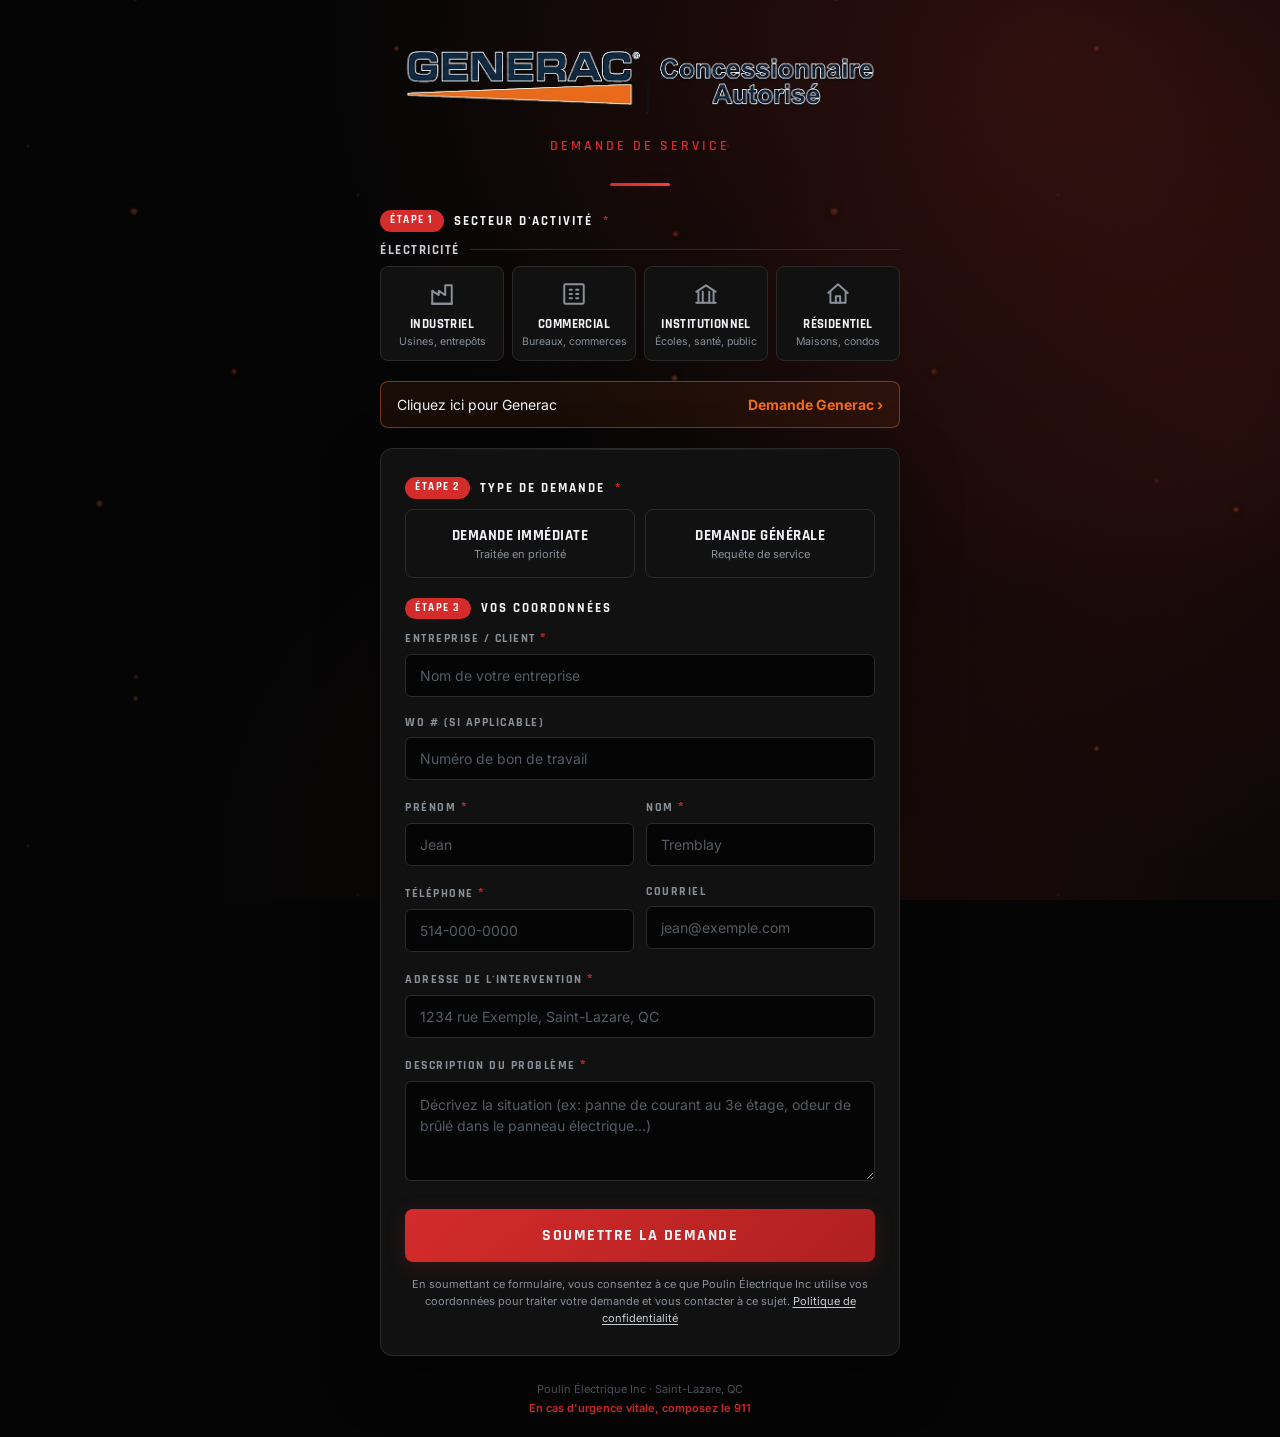
<file: index.html>
<!DOCTYPE html>
<html lang="fr">
<head>
<meta charset="UTF-8">
<meta name="viewport" content="width=device-width, initial-scale=1.0">
<title>Poulin Électrique – Demande de service</title>
<script>
  if (window.self !== window.top) document.documentElement.classList.add("embedded");
  (function () {
    var q = location.search;
    var generac = /[?&]mode=generac(&|$)/.test(q) || /[?&]type=generac-/.test(q);
    document.documentElement.classList.add(generac ? "mode-generac" : "mode-elec");
  })();
</script>
<link href="https://fonts.googleapis.com/css2?family=Rajdhani:wght@400;500;600;700&family=Inter:wght@400;500;600&display=swap" rel="stylesheet">
<style>
  :root {
    --bg: #050505;
    --orange: #F26B1D;
    --orange-glow: rgba(242, 107, 29, 0.18);
    --surface: #111111;
    --surface-raised: #1A1A1A;
    --surface-hover: #1E1E1E;
    --border: #2A2A2A;
    --border-focus: #D42B2B;
    --red: #D42B2B;
    --red-bright: #FF3B3B;
    --red-glow: rgba(212, 43, 43, 0.2);
    --red-glow-strong: rgba(212, 43, 43, 0.35);
    --silver: #C8CDD4;
    --silver-muted: #8A9099;
    --silver-dim: #555B64;
    --white: #F0F2F5;
    --success: #2ECC71;
    --success-glow: rgba(46, 204, 113, 0.15);
    --radius: 8px;
  }

  * { margin: 0; padding: 0; box-sizing: border-box; }

  body {
    font-family: 'Inter', sans-serif;
    color: var(--white);
    min-height: 100vh;
    display: flex;
    flex-direction: column;
    align-items: center;
    padding: 20px;
    -webkit-font-smoothing: antialiased;
    /* même fond que la page d'accueil : brume rouge + braises */
    background-color: #050505;
    background-image:
      radial-gradient(1200px 900px at 82% 6%, rgba(214, 58, 52, .20), transparent 60%),
      radial-gradient(900px 700px at 96% 48%, rgba(214, 58, 52, .12), transparent 62%),
      radial-gradient(1100px 800px at 68% 96%, rgba(214, 58, 52, .10), transparent 60%),
      url([data-uri]);
    background-repeat: no-repeat, no-repeat, no-repeat, repeat;
    background-size: auto, auto, auto, 700px 700px;
    background-attachment: fixed, fixed, fixed, fixed;
    background-position: center, center, center, center;
  }

  /* Intégré dans la page Squarespace : aucun fond, l'arrière-plan de la page passe au travers */
  html.embedded, html.embedded body { background: transparent !important; }
  html.embedded body { min-height: 0; padding: 4px 12px 8px; }
  html.embedded .container { margin-top: 0; }
  html.embedded .footer { margin-bottom: 0; }

  .container {
    position: relative;
    z-index: 1;
    width: 100%;
    max-width: 520px;
    margin-top: 16px;
  }

  .header {
    text-align: center;
    margin-bottom: 28px;
  }

  .sr-only {
    position: absolute;
    width: 1px;
    height: 1px;
    padding: 0;
    margin: -1px;
    overflow: hidden;
    clip: rect(0, 0, 0, 0);
    white-space: nowrap;
    border: 0;
  }

  .header h1 {
    font-family: 'Rajdhani', sans-serif;
    font-size: 26px;
    font-weight: 700;
    letter-spacing: 2px;
    text-transform: uppercase;
    color: var(--white);
    margin-bottom: 4px;
  }

  .header .subtitle {
    font-family: 'Rajdhani', sans-serif;
    font-size: 14px;
    font-weight: 600;
    text-transform: uppercase;
    letter-spacing: 3px;
    color: var(--red);
  }

  .accent-line {
    width: 60px;
    height: 3px;
    background: linear-gradient(90deg, var(--red), var(--red-bright));
    margin: 16px auto 24px;
    border-radius: 2px;
    box-shadow: 0 0 12px var(--red-glow);
  }

  .urgency-section {
    margin-bottom: 20px;
  }

  .section-label {
    font-family: 'Rajdhani', sans-serif;
    font-size: 12px;
    font-weight: 700;
    text-transform: uppercase;
    letter-spacing: 2px;
    color: var(--silver-muted);
    margin-bottom: 10px;
  }

  .urgency-options {
    display: grid;
    grid-template-columns: 1fr 1fr;
    gap: 10px;
  }

  .urgency-option {
    padding: 16px;
    background: var(--surface);
    border: 1.5px solid var(--border);
    border-radius: var(--radius);
    cursor: pointer;
    transition: all 0.2s ease;
    text-align: center;
    position: relative;
    overflow: hidden;
  }

  .urgency-option::before {
    content: '';
    position: absolute;
    top: 0;
    left: 0;
    right: 0;
    height: 2px;
    background: transparent;
    transition: background 0.2s ease;
  }

  .urgency-option:hover {
    background: var(--surface-hover);
    border-color: #333;
  }

  .urgency-option.selected.emergency {
    border-color: var(--red);
    background: var(--red-glow);
    box-shadow: 0 0 30px rgba(212, 43, 43, 0.12);
  }

  .urgency-option.selected.emergency::before {
    background: linear-gradient(90deg, var(--red), var(--red-bright));
    box-shadow: 0 0 10px var(--red-glow-strong);
  }

  .urgency-option.selected.non-emergency {
    border-color: var(--silver-dim);
    background: rgba(200, 205, 212, 0.05);
  }

  .urgency-option.selected.non-emergency::before {
    background: var(--silver-muted);
  }

  .urgency-option .urgency-icon { font-size: 22px; margin-bottom: 6px; }

  .urgency-option .urgency-text {
    font-family: 'Rajdhani', sans-serif;
    font-size: 15px;
    font-weight: 700;
    text-transform: uppercase;
    letter-spacing: 0.5px;
  }

  .urgency-option .urgency-desc {
    font-size: 11px;
    color: var(--silver-muted);
    margin-top: 2px;
  }

  /* --- Secteur d'activité --- */
  .sector-group { margin-bottom: 14px; }
  .sector-group__title {
    display: flex; align-items: center; gap: 10px;
    font-family: 'Rajdhani', sans-serif; font-size: 13px; font-weight: 700;
    letter-spacing: 1.5px; text-transform: uppercase; color: var(--silver);
    margin: 0 0 8px;
  }
  .sector-group__title::after { content: ''; flex: 1; height: 1px; background: var(--border); }
  .sector-group--generac {
    margin-top: 18px; padding: 14px 14px 12px; border-radius: var(--radius);
    background: rgba(242, 107, 29, 0.05); border: 1px solid rgba(242, 107, 29, 0.35);
    box-shadow: 0 0 0 1px rgba(0,0,0,.4) inset;
  }
  .sector-group--generac .sector-group__title { color: #F5C9A8; margin-bottom: 12px; }
  .sector-group--generac .sector-group__title::after { background: rgba(242, 107, 29, 0.35); }
  .sector-group--generac .sector-group__title .generac-mark { height: 30px; width: auto; display: block; flex: 0 0 auto; }
  .sector-group--generac .sector-group__title span { color: #fff; }
  .sector-group--generac .sector-group__title em { font-style: normal; font-size: 12px; letter-spacing: 1.2px; color: var(--orange); white-space: nowrap; }
  .sector-group--generac .sector-group__title::after { order: 3; }
  .sector-group--generac .sector-option { background: #0E0B09; border-color: rgba(242, 107, 29, 0.28); }
  .sector-group--generac .sector-option:hover { border-color: rgba(242, 107, 29, 0.6); background: #15100C; }
  .sector-group--generac .sector-option svg { stroke: #C9A38A; }
  .sector-options { display: grid; grid-template-columns: repeat(4, 1fr); gap: 8px; }
  .sector-options--2 { grid-template-columns: 1fr 1fr; }
  .sector-options.sector-options--1 { grid-template-columns: 1fr }
  .sector-option {
    position: relative; overflow: hidden; padding: 14px 8px 12px; text-align: center; cursor: pointer;
    background: var(--surface); border: 1.5px solid var(--border); border-radius: var(--radius);
    transition: all 0.2s ease;
  }
  .sector-option::before { content: ''; position: absolute; top: 0; left: 0; right: 0; height: 2px; background: transparent; transition: background .2s; }
  .sector-option:hover { background: var(--surface-hover); border-color: #333; }
  .sector-option svg { width: 26px; height: 26px; stroke: var(--silver-muted); fill: none; stroke-width: 1.8; stroke-linecap: round; stroke-linejoin: round; margin-bottom: 6px; transition: stroke .2s; }
  .sector-option .sector-text { font-family: 'Rajdhani', sans-serif; font-size: 13px; font-weight: 700; letter-spacing: .4px; text-transform: uppercase; color: var(--white); line-height: 1.15; }
  .sector-option .sector-desc { font-size: 10.5px; color: var(--silver-muted); margin-top: 3px; line-height: 1.3; }
  .sector-option.selected { border-color: var(--red); background: var(--red-glow); box-shadow: 0 0 30px rgba(212, 43, 43, 0.12); }
  .sector-option.selected::before { background: linear-gradient(90deg, var(--red), var(--red-bright)); }
  .sector-option.selected svg { stroke: var(--red-bright); }
  .sector-group--generac .sector-option.selected { border-color: var(--orange); background: var(--orange-glow); box-shadow: 0 0 30px rgba(242, 107, 29, 0.12); }
  .sector-group--generac .sector-option.selected::before { background: var(--orange); }
  .sector-group--generac .sector-option.selected svg { stroke: var(--orange); }
  .hidden { display: none !important; }

  .emergency-banner {
    display: none;
    align-items: center;
    gap: 10px;
    padding: 12px 16px;
    background: var(--red-glow);
    border: 1px solid rgba(212, 43, 43, 0.3);
    border-left: 3px solid var(--red);
    border-radius: var(--radius);
    margin-bottom: 16px;
    font-size: 13px;
    color: var(--red-bright);
    animation: pulse-glow 2.5s ease-in-out infinite;
  }

  .emergency-banner.visible { display: flex; }
  /* 26 sept. 2026 — bandeau urgent : texte Generac (Alex + équipe) et rappel 911 */
  .eb-body { display: flex; flex-direction: column; gap: 6px; line-height: 1.5; }
  .eb-gen { display: none; }
  html.mode-generac .eb-elec { display: none; }
  html.mode-generac .eb-gen { display: block; }
  .eb-911 { color: var(--white); font-weight: 600; }

  @keyframes pulse-glow {
    0%, 100% { box-shadow: 0 0 0px transparent; }
    50% { box-shadow: 0 0 20px rgba(212, 43, 43, 0.08); }
  }

  .emergency-banner svg {
    flex-shrink: 0;
    width: 18px;
    height: 18px;
    fill: var(--red-bright);
  }

  .form-card {
    background: var(--surface);
    border: 1px solid var(--border);
    border-radius: 12px;
    padding: 28px 24px;
    box-shadow: 0 20px 60px rgba(0,0,0,0.4);
    position: relative;
  }

  .form-card::before {
    content: '';
    position: absolute;
    top: 0;
    left: 24px;
    right: 24px;
    height: 1px;
    background: linear-gradient(90deg, transparent, rgba(212,43,43,0.3), transparent);
  }

  .form-group { margin-bottom: 18px; }
  .form-group:last-of-type { margin-bottom: 0; }

  label {
    display: block;
    font-family: 'Rajdhani', sans-serif;
    font-size: 12px;
    font-weight: 700;
    text-transform: uppercase;
    letter-spacing: 1.5px;
    color: var(--silver-muted);
    margin-bottom: 7px;
  }

  label .req { color: var(--red); font-size: 14px; }

  input, select, textarea {
    width: 100%;
    padding: 12px 14px;
    background: var(--bg);
    border: 1.5px solid var(--border);
    border-radius: 6px;
    color: var(--white);
    font-family: 'Inter', sans-serif;
    font-size: 14px;
    transition: all 0.2s ease;
    outline: none;
  }

  input:focus, select:focus, textarea:focus {
    border-color: var(--red);
    box-shadow: 0 0 0 3px var(--red-glow);
  }

  input::placeholder, textarea::placeholder { color: var(--silver-dim); }

  select {
    cursor: pointer;
    appearance: none;
    background-image: url("data:image/svg+xml,%3Csvg xmlns='http://www.w3.org/2000/svg' width='12' height='12' viewBox='0 0 24 24' fill='none' stroke='%238A9099' stroke-width='2'%3E%3Cpath d='M6 9l6 6 6-6'/%3E%3C/svg%3E");
    background-repeat: no-repeat;
    background-position: right 14px center;
    padding-right: 36px;
  }

  select option { background: var(--surface); color: var(--white); }
  textarea { resize: vertical; min-height: 100px; line-height: 1.5; }
  .row { display: grid; grid-template-columns: 1fr 1fr; gap: 12px; }

  .submit-btn {
    width: 100%;
    margin-top: 24px;
    padding: 16px;
    background: linear-gradient(135deg, var(--red), #B02020);
    color: var(--white);
    font-family: 'Rajdhani', sans-serif;
    font-size: 16px;
    font-weight: 700;
    text-transform: uppercase;
    letter-spacing: 1.5px;
    border: none;
    border-radius: var(--radius);
    cursor: pointer;
    transition: all 0.25s ease;
    box-shadow: 0 4px 20px var(--red-glow);
    position: relative;
    overflow: hidden;
  }

  .submit-btn::before {
    content: '';
    position: absolute;
    top: 0;
    left: -100%;
    width: 100%;
    height: 100%;
    background: linear-gradient(90deg, transparent, rgba(255,255,255,0.06), transparent);
    transition: left 0.5s ease;
  }

  .submit-btn:hover::before { left: 100%; }

  .submit-btn:hover {
    transform: translateY(-1px);
    box-shadow: 0 8px 32px var(--red-glow-strong);
  }

  .submit-btn:active { transform: translateY(0); }

  .submit-btn.general-mode {
    background: linear-gradient(135deg, #3A3D44, #2A2D34);
    box-shadow: 0 4px 20px rgba(0,0,0,0.3);
  }

  .submit-btn.general-mode:hover {
    box-shadow: 0 8px 24px rgba(0,0,0,0.4);
  }

  .success-overlay {
    display: none;
    flex-direction: column;
    align-items: center;
    justify-content: center;
    text-align: center;
    padding: 48px 24px;
  }

  .success-overlay.visible { display: flex; }

  .success-check {
    width: 72px;
    height: 72px;
    background: var(--success-glow);
    border: 2px solid rgba(46, 204, 113, 0.3);
    border-radius: 50%;
    display: flex;
    align-items: center;
    justify-content: center;
    margin-bottom: 20px;
    animation: pop-in 0.4s cubic-bezier(0.34, 1.56, 0.64, 1);
  }

  @keyframes pop-in {
    0% { transform: scale(0); opacity: 0; }
    100% { transform: scale(1); opacity: 1; }
  }

  .success-check svg { width: 32px; height: 32px; stroke: var(--success); fill: none; }

  .success-overlay h2 {
    font-family: 'Rajdhani', sans-serif;
    font-size: 22px;
    font-weight: 700;
    text-transform: uppercase;
    letter-spacing: 1px;
    margin-bottom: 8px;
  }

  .success-overlay p {
    color: var(--silver-muted);
    font-size: 14px;
    line-height: 1.6;
    max-width: 360px;
  }

  .success-overlay .ref-code {
    font-family: 'Rajdhani', sans-serif;
    font-size: 15px;
    font-weight: 700;
    letter-spacing: 2px;
    color: var(--red-bright);
    background: var(--red-glow);
    border: 1px solid rgba(212, 43, 43, 0.2);
    padding: 10px 20px;
    border-radius: 6px;
    margin-top: 16px;
  }

  .consent {
    margin-top: 14px;
    font-size: 11px;
    line-height: 1.55;
    color: var(--silver-muted);
    text-align: center;
  }

  .consent a {
    color: var(--silver);
    text-decoration: underline;
    text-underline-offset: 2px;
  }

  .consent a:hover { color: var(--white); }

  .footer {
    margin-top: 24px;
    text-align: center;
    font-size: 11px;
    color: var(--silver-dim);
    line-height: 1.7;
  }

  .footer a { color: var(--silver-muted); text-decoration: none; }
  .footer .emergency-note { color: var(--red); font-weight: 600; }

  @media (max-width: 480px) {
    .container { margin-top: 8px; }
    .form-card { padding: 22px 18px; }
    .row { grid-template-columns: 1fr; gap: 0; }
    .sector-options { grid-template-columns: 1fr 1fr; }
    .sector-group--generac .sector-group__title em { font-size: 10.5px; letter-spacing: .8px; }
    .header h1 { font-size: 22px; letter-spacing: 1.5px; }
  }

  /* 26 sept. 2026 — intégré sur grand écran : le formulaire occupe toute la largeur, en 2 colonnes */
  @media (min-width: 1000px) {
    html.embedded .container { max-width: 1280px; }
    html.embedded .pei-cols { display: grid; grid-template-columns: minmax(0, 1fr) minmax(0, 1fr); gap: 40px; align-items: start; }
  }

  /* 26 sept. 2026 — étapes numérotées (1. secteur, 2. type de demande, 3. coordonnées) */
  .section-label { display: flex; align-items: center; gap: 10px; font-size: 13px; color: var(--white); }
  .step-num { display: inline-flex; align-items: center; padding: 3px 10px; border-radius: 999px; background: var(--red); color: #fff; font-size: 11px; font-weight: 700; letter-spacing: 1.5px; line-height: 1.4; }
  .section-label--step3 { margin-bottom: 10px; }

  /* 26 sept. 2026 — deux formulaires : électricité (par défaut) et Generac (mode=generac) */
  .lbl-gen, .step-num--2, .generac-link { display: none; }
  html.mode-generac .lbl-elec, html.mode-generac .sector-group:not(.sector-group--generac) { display: none; }
  html.mode-generac .lbl-gen { display: inline; }
  html.mode-elec .sector-group--generac { display: none; }
  html.mode-elec .generac-link { display: flex; }
  .generac-link { align-items: center; justify-content: space-between; gap: 12px; margin: 0 0 20px; padding: 14px 16px; border: 1px solid rgba(242, 107, 29, .45); border-radius: var(--radius); background: rgba(242, 107, 29, .08); color: var(--white); text-decoration: none; font-size: 14px; }
  .generac-link:hover { background: rgba(242, 107, 29, .14); }
  .generac-link__cta { color: #F26B1D; font-weight: 700; white-space: nowrap; }

  /* 3 nov. 2026 — demande Generac : un seul formulaire compact (mode=generac) */
  .gen-heading,
  .gen-tagline { display: none; }

  html.mode-generac,
  html.mode-generac body,
  html.embedded.mode-generac,
  html.embedded.mode-generac body {
    background-color: #101010 !important;
    background-image: none !important;
  }

  html.mode-generac .container {
    max-width: 620px;
    margin-left: auto;
    margin-right: auto;
  }

  html.mode-generac .header { margin-bottom: 22px; }

  .gen-logo {
    display: block;
    width: min(100%, 480px);
    height: auto;
    margin: 0 auto 14px;
  }

  html.mode-generac .gen-logo {
    width: min(100%, 540px);
    margin: 4px auto 16px;
  }

  html.mode-generac .subtitle,
  html.mode-generac .accent-line { display: none; }

  html.mode-generac .gen-heading {
    display: block;
    position: static;
    width: auto;
    height: auto;
    margin: 0 0 8px;
    overflow: visible;
    clip: auto;
    font-family: 'Rajdhani', sans-serif;
    font-size: 26px;
    font-weight: 700;
    letter-spacing: 1.6px;
    text-transform: uppercase;
    color: #ECE8E1;
    line-height: 1.15;
  }

  html.mode-generac .gen-tagline {
    display: block;
    max-width: 620px;
    margin: 0 auto;
    padding: 0 4px;
    font-family: 'Inter', sans-serif;
    font-size: 14px;
    font-weight: 400;
    line-height: 1.45;
    letter-spacing: 0;
    text-transform: none;
    color: #ECE8E1;
  }

  html.mode-generac .pei-cols {
    max-width: 620px;
    margin: 0 auto;
  }

  html.mode-generac #sectorSection { display: none; }
  html.mode-generac .pei-col--left { display: none; }
  html.mode-generac .step-num { display: none; }
  html.mode-generac .section-label--step3 { display: none; }

  html.mode-generac #formCard {
    display: flex;
    flex-direction: column;
    background: #171717;
    border-color: #262626;
    color: #ECE8E1;
  }

  html.mode-generac .form-card::before { display: none; }

  html.mode-generac .section-label,
  html.mode-generac label { color: #ECE8E1; }

  html.mode-generac input,
  html.mode-generac select,
  html.mode-generac textarea {
    background-color: #101010;
    border-color: #262626;
    color: #ECE8E1;
  }

  html.mode-generac #urgencySection { order: 1; margin-bottom: 16px; }
  html.mode-generac #emergencyBanner { order: 2; }
  html.mode-generac .section-label--step3 { order: 3; }
  html.mode-generac .form-card > .row:has(#firstName) { order: 4; }
  html.mode-generac .form-card > .row:has(#phone) { order: 5; }
  html.mode-generac .form-card > .form-group:has(#address) { order: 6; }
  html.mode-generac .optional-drawer { order: 7; }
  html.mode-generac .form-card > .form-group:has(#description) { order: 8; }
  html.mode-generac #submitBtn { order: 9; }
  html.mode-generac .form-card > .consent { order: 10; }

  html.mode-generac .optional-drawer {
    margin: 2px 0 18px;
    border: 1px solid #262626;
    border-left: 3px solid #D63A34;
    border-radius: 8px;
    background: #101010;
    overflow: hidden;
  }

  html.mode-generac .optional-drawer[open] { border-left-color: #F48F20; }

  html.mode-generac .optional-drawer > summary {
    list-style: none;
    cursor: pointer;
    padding: 14px 16px;
    color: #ECE8E1;
    background: #171717;
    font-family: 'Rajdhani', sans-serif;
    font-size: 15px;
    font-weight: 700;
    letter-spacing: 0.2px;
    line-height: 1.35;
    border-bottom: 1px solid transparent;
    transition: padding 0.2s ease, background 0.2s ease, color 0.2s ease, border-color 0.2s ease;
  }

  html.mode-generac .optional-drawer > summary::-webkit-details-marker { display: none; }
  html.mode-generac .optional-drawer > summary::marker { content: ""; }

  html.mode-generac .optional-drawer > summary:hover,
  html.mode-generac .optional-drawer[open] > summary { color: #F48F20; }

  html.mode-generac .optional-drawer[open] > summary {
    border-bottom-color: #262626;
    padding: 14px 16px 12px;
  }

  html.mode-generac .optional-drawer > summary:focus-visible {
    outline: 2px solid #F48F20;
    outline-offset: -2px;
  }

  html.mode-generac .optional-drawer__body { padding: 16px 16px 2px; }

  /* Électricité : le tiroir reste ouvert et sans habillage, les champs gardent leur place */
  html.mode-elec .optional-drawer {
    border: 0;
    background: transparent;
    margin: 0;
    padding: 0;
  }
  html.mode-elec .optional-drawer > summary { display: none; }
  html.mode-elec .optional-drawer__body { padding: 0; margin: 0; }

  @media (min-width: 1000px) {
    html.embedded.mode-generac .container { max-width: 620px; }
    html.embedded.mode-generac .pei-cols {
      display: block;
      max-width: 620px;
      margin: 0 auto;
    }
  }

  @media (max-width: 480px) {
    html.mode-generac .gen-heading { font-size: 22px; letter-spacing: 1px; }
    html.mode-generac .optional-drawer > summary { padding: 12px 14px; }
  }
</style>
</head>
<body>

<div class="container">
  <div class="header">
    <img src="generac-concessionnaire-autorise.png" alt="Generac, concessionnaire autorisé" class="gen-logo">
    <p class="sr-only">Poulin Électrique Inc</p>
    <h1 class="gen-heading">Demande de service Generac</h1>
    <p class="gen-tagline">Entretien, réparation ou panne ? Même si votre génératrice Generac a été installée par quelqu'un d'autre, nous sommes certifiés pour la réparer.</p>
    <div class="subtitle">Demande de service</div>
  </div>

  <div class="accent-line"></div>

  <div class="pei-cols">
  <div class="pei-col pei-col--left">
  <div class="urgency-section" id="sectorSection">
    <div class="section-label"><span class="step-num">Étape 1</span><span class="lbl-elec">Secteur d'activité</span><span class="lbl-gen">Votre demande Generac</span> <span style="color:var(--red)">*</span></div>

    <div class="sector-group">
      <div class="sector-group__title">Électricité</div>
      <div class="sector-options">
        <div class="sector-option" onclick="selectSector('industriel','Industriel','electricite',this)">
          <svg viewBox="0 0 24 24"><path d="M3 21V9l6 4V9l6 4V4h6v17H3z"/><path d="M3 21h18"/></svg>
          <div class="sector-text">Industriel</div>
          <div class="sector-desc">Usines, entrepôts</div>
        </div>
        <div class="sector-option" onclick="selectSector('commercial','Commercial','electricite',this)">
          <svg viewBox="0 0 24 24"><rect x="3" y="3" width="18" height="18" rx="1"/><path d="M8 8h2M14 8h2M8 12h2M14 12h2M8 16h2M14 16h2"/></svg>
          <div class="sector-text">Commercial</div>
          <div class="sector-desc">Bureaux, commerces</div>
        </div>
        <div class="sector-option" onclick="selectSector('institutionnel','Institutionnel','electricite',this)">
          <svg viewBox="0 0 24 24"><path d="M3 10l9-6 9 6"/><path d="M5 10v10M19 10v10M9 10v10M15 10v10"/><path d="M3 20h18"/></svg>
          <div class="sector-text">Institutionnel</div>
          <div class="sector-desc">Écoles, santé, public</div>
        </div>
        <div class="sector-option" onclick="selectSector('residentiel','Résidentiel','electricite',this)">
          <svg viewBox="0 0 24 24"><path d="M3 11l9-8 9 8"/><path d="M5 10v10h14V10"/><path d="M10 20v-6h4v6"/></svg>
          <div class="sector-text">Résidentiel</div>
          <div class="sector-desc">Maisons, condos</div>
        </div>
      </div>
    </div>

    <div class="sector-group sector-group--generac">
      <div class="sector-group__title">
        <svg class="generac-mark" viewBox="0 0 200 52" role="img" aria-label="Generac">
          <text x="0" y="31" textLength="176" lengthAdjust="spacingAndGlyphs" font-family="'Arial Black', 'Helvetica Neue', Arial, sans-serif" font-weight="900" font-size="36" fill="#fff" letter-spacing="1">GENERAC</text>
          <text x="180" y="12" font-family="Arial, sans-serif" font-size="9" fill="#fff">®</text>
          <path d="M2 37 L176 41 L2 49 Z" fill="#F26B1D"/>
        </svg>
        <em>Concessionnaire autorisé</em>
      </div>
      <div class="sector-options sector-options--1">
        <div class="sector-option" onclick="selectSector('generac-service','Generac – Service','generac',this)">
          <svg viewBox="0 0 24 24"><path d="M14.7 6.3a4 4 0 0 0 5 5L14 17.1a2.5 2.5 0 0 1-3.5 0l-4.3-4.3a2.5 2.5 0 0 1 0-3.5l5.7-5.7a4 4 0 0 0 2.8 2.7z"/><path d="M4 20l4-4"/></svg>
          <div class="sector-text">Demande de service</div>
          <div class="sector-desc">Entretien, réparation, garantie</div>
        </div>
      </div>
    </div>
  </div>

  <a class="generac-link" id="generacLink" href="https://www.poulinelectrique.com/generac-apercu" target="_top"><span>Cliquez ici pour Generac</span><span class="generac-link__cta">Demande Generac ›</span></a>

  </div>
  <div class="pei-col pei-col--right">
  <div class="form-card" id="formCard">
    <div class="urgency-section" id="urgencySection">
      <div class="section-label"><span class="step-num">Étape 2</span><span class="lbl-elec">Type de demande</span><span class="lbl-gen">Priorité de la demande</span> <span style="color:var(--red)">*</span></div>
      <div class="urgency-options">
        <div class="urgency-option emergency" onclick="selectUrgency('emergency', this)">
                  <div class="urgency-text">Demande immédiate</div>
          <div class="urgency-desc">Traitée en priorité</div>
        </div>
        <div class="urgency-option non-emergency" onclick="selectUrgency('non-emergency', this)">
                  <div class="urgency-text">Demande générale</div>
          <div class="urgency-desc">Requête de service</div>
        </div>
      </div>
    </div>

    <div class="emergency-banner" id="emergencyBanner">
      <svg viewBox="0 0 24 24"><path d="M12 2C6.48 2 2 6.48 2 12s4.48 10 10 10 10-4.48 10-10S17.52 2 12 2zm1 15h-2v-2h2v2zm0-4h-2V7h2v6z"/></svg>
      <div class="eb-body">
        <span class="eb-elec">Un membre de l'équipe sera avisé immédiatement par SMS. Nous tenterons de communiquer avec vous dans les 24 heures.</span>
        <span class="eb-gen">Alex et l'équipe Generac recevront votre demande immédiate par texto et par courriel.</span>
        <strong class="eb-911">Danger pour la sécurité ou vies en jeu ? Composez le 911. Nous ne sommes pas un service d'urgence.</strong>
      </div>
    </div>

    <div class="section-label section-label--step3"><span class="step-num step-num--3">Étape 3</span><span class="step-num step-num--2">Étape 2</span>Vos coordonnées</div>

    <details class="optional-drawer" open>
      <summary>+ Ajouter la génératrice, la formule et l'entreprise (facultatif)</summary>
      <div class="optional-drawer__body">
        <div class="form-group">
          <label id="companyLabel">Entreprise / Client <span class="req">*</span></label>
          <input type="text" id="company" placeholder="Nom de votre entreprise">
        </div>

        <div class="form-group" id="workOrderGroup">
          <label>WO # (si applicable)</label>
          <input type="text" id="workOrder" placeholder="Numéro de bon de travail">
        </div>

        <!-- Génératrice existante : affiché seulement pour « Generac – Demande de service » -->
        <div id="generacGroup" class="hidden" style="margin-bottom:18px">
          <div class="form-group">
            <label for="genPlan">Formule souhaitée</label>
            <select id="genPlan"><option value="">Choisir…</option><option>À la visite</option><option>Entretien annuel</option><option>Entretien et surveillance</option><option>Je ne sais pas encore</option></select>
          </div>
          <div class="form-group">
            <label for="genModel">Modèle ou numéro de série <span style="color:var(--silver-dim);font-weight:400">(si connu)</span></label>
            <input type="text" id="genModel" placeholder="Sur la plaque signalétique, sous le couvercle">
          </div>
          <div class="row">
            <div class="form-group">
              <label for="genInstaller">Installée par</label>
              <select id="genInstaller"><option value="">Choisir…</option><option>Poulin Électrique</option><option>Un autre installateur</option><option>Je ne sais pas</option></select>
            </div>
            <div class="form-group">
              <label for="genWarranty">Sous garantie ?</label>
              <select id="genWarranty"><option value="">Choisir…</option><option>Oui</option><option>Non</option><option>Je ne sais pas</option></select>
            </div>
          </div>
          <div class="form-group">
            <label for="genMobileLink">Surveillance Mobile Link</label>
            <select id="genMobileLink"><option value="">Choisir…</option><option>Oui, activée</option><option>Non</option><option>Je ne sais pas</option></select>
          </div>
        </div>
      </div>
    </details>

    <div class="row">
      <div class="form-group">
        <label>Prénom <span class="req">*</span></label>
        <input type="text" id="firstName" placeholder="Jean">
      </div>
      <div class="form-group">
        <label>Nom <span class="req">*</span></label>
        <input type="text" id="lastName" placeholder="Tremblay">
      </div>
    </div>

    <div class="row">
      <div class="form-group">
        <label>Téléphone <span class="req">*</span></label>
        <input type="tel" id="phone" placeholder="514-000-0000">
      </div>
      <div class="form-group">
        <label>Courriel</label>
        <input type="email" id="email" placeholder="jean@exemple.com">
      </div>
    </div>

    <div class="form-group">
      <label id="addressLabel">Adresse de l'intervention <span class="req">*</span></label>
      <input type="text" id="address" placeholder="1234 rue Exemple, Saint-Lazare, QC">
    </div>

    <div class="form-group">
      <label id="descLabel">Description du problème <span class="req">*</span></label>
      <textarea id="description" placeholder="Décrivez la situation (ex: panne de courant au 3e étage, odeur de brûlé dans le panneau électrique...)"></textarea>
    </div>

    <button class="submit-btn" id="submitBtn" onclick="submitForm()">
      Soumettre la demande
    </button>

    <p class="consent">
      En soumettant ce formulaire, vous consentez à ce que Poulin Électrique Inc utilise vos coordonnées
      pour traiter votre demande et vous contacter à ce sujet.
      <a href="https://www.poulinelectrique.com/apropos-politique-de-confidentialite" target="_blank" rel="noopener">Politique de confidentialité</a>
    </p>
  </div>
  <!-- 26 sept. 2026 — coordonnées centrées sous le bouton Soumettre (colonne de droite) -->
  <div class="footer">
    Poulin Électrique Inc · Saint-Lazare, QC<br>
    <span class="emergency-note">En cas d'urgence vitale, composez le 911</span>
  </div>
  </div>
  </div>

  <div class="success-overlay" id="successOverlay">
    <div class="success-check">
      <svg viewBox="0 0 24 24" stroke-width="2.5" stroke-linecap="round" stroke-linejoin="round"><path d="M20 6L9 17l-5-5"/></svg>
    </div>
    <h2>Demande reçue</h2>
    <p id="successMessage">Votre demande a été soumise avec succès.</p>
    <div class="ref-code" id="refCode"></div>
  </div>

</div>

<script>
  // ============================================================
  // CONFIG — Replace with your n8n webhook URL
  // ============================================================
  const WEBHOOK_URL = 'https://n8n.poulinelectrique.com/webhook/demande-service';
  // ============================================================

  let selectedUrgency = null;
  let selectedSector = null;   // { key, label, division }

  // ============================================================
  // LANGUE (25 sept. 2026) — FR par défaut ; anglais via ?lang=en
  // ou message { type: 'pei-lang', lang: 'en' | 'fr' } envoyé par la page Squarespace.
  // Les données envoyées au webhook restent en français (+ champ « lang »).
  // ============================================================
  let LANG = /[?&]lang=en(&|$)/.test(location.search) ? 'en' : 'fr';

  // 26 sept. 2026 — deux formulaires : Generac (?mode=generac ou ?type=generac-…) ou électricité seulement (par défaut)
  const PEI_PARAMS = new URLSearchParams(location.search);
  const MODE = (PEI_PARAMS.get('mode') === 'generac' || /^generac-/.test(PEI_PARAMS.get('type') || '')) ? 'generac' : 'elec';
  document.documentElement.classList.add('mode-' + MODE);
  if (MODE === 'generac') {
    var optionalDrawer = document.querySelector('details.optional-drawer');
    if (optionalDrawer) optionalDrawer.removeAttribute('open');
  }
  const PLANS = { visite: 'À la visite', annuel: 'Entretien annuel', surveillance: 'Entretien et surveillance' };
  const UI = {
    fr: {
      btnUrgent: 'Soumettre la demande immédiate', btnSubmit: 'Soumettre la demande', sending: 'Envoi en cours...',
      needSector: 'Veuillez sélectionner le secteur d\'activité.', needType: 'Veuillez sélectionner le type de demande.',
      connError: 'Erreur de connexion. Veuillez réessayer ou appeler directement.',
      okUrgent: 'Votre demande immédiate a été transmise et un membre de l\'équipe a été avisé par texto. Nous tenterons de communiquer avec vous dans les 24 heures.',
      okUrgentGen: 'Alex et l\'équipe Generac ont reçu votre demande immédiate par texto et par courriel. Nous tenterons de communiquer avec vous dans les 24 heures.',
      okGeneral: 'Votre demande a été soumise avec succès. Notre équipe en prendra connaissance dès le prochain jour ouvrable.',
      title: 'Poulin Électrique – Demande de service'
    },
    en: {
      btnUrgent: 'Submit immediate request', btnSubmit: 'Submit request', sending: 'Sending...',
      needSector: 'Please select a sector.', needType: 'Please select a request type.',
      connError: 'Connection error. Please try again or call us directly.',
      okUrgent: 'Your immediate request has been sent and a team member has been notified by text. We will try to contact you within 24 hours.',
      okUrgentGen: 'Alex and the Generac team have received your immediate request by text and email. We will try to contact you within 24 hours.',
      okGeneral: 'Your request has been submitted. Our team will review it on the next business day.',
      title: 'Poulin Électrique – Service Request'
    }
  };
  function L(k) { return (UI[LANG] || UI.fr)[k]; }

  // Textes fixes de la page : français → anglais
  const STATIC_EN = {
    'Demande de service': 'Service request',
    'Demande de service Generac': 'Generac service request',
    'Priorité de la demande': 'Request priority',
    "Entretien, réparation ou panne ? Même si votre génératrice Generac a été installée par quelqu'un d'autre, nous sommes certifiés pour la réparer.": 'Maintenance, repair, or breakdown? Even if your Generac generator was installed by someone else, we are certified to repair it.',
    "+ Ajouter la génératrice, la formule et l'entreprise (facultatif)": '+ Add Generator, Plan & Company Details (Optional)',
    'Secteur d\'activité': 'Sector',
    'Électricité': 'Electrical',
    'Industriel': 'Industrial', 'Usines, entrepôts': 'Factories, warehouses',
    'Commercial': 'Commercial', 'Bureaux, commerces': 'Offices, retail',
    'Institutionnel': 'Institutional', 'Écoles, santé, public': 'Schools, healthcare, public',
    'Résidentiel': 'Residential', 'Maisons, condos': 'Homes, condos',
    'Concessionnaire autorisé': 'Authorized dealer',
    'Entretien, réparation, garantie': 'Maintenance, repair, warranty',
    'Type de demande': 'Request type',
    'Votre demande Generac': 'Your Generac request', 'Formule souhaitée': 'Preferred plan', 'À la visite': 'Per visit', 'Entretien annuel': 'Annual maintenance', 'Entretien et surveillance': 'Maintenance and monitoring', 'Je ne sais pas encore': 'Not sure yet', 'Cliquez ici pour Generac': 'Click here for Generac', 'Demande Generac ›': 'Generac Request ›',
    'Étape 1': 'Step 1', 'Étape 2': 'Step 2', 'Étape 3': 'Step 3', 'Vos coordonnées': 'Your contact details',
    'Demande immédiate': 'Immediate request', 'Traitée en priorité': 'Handled as a priority',
    'Alex et l\'équipe Generac recevront votre demande immédiate par texto et par courriel.': 'Alex and the Generac team will receive your immediate request by text and email.',
    'Danger pour la sécurité ou vies en jeu ? Composez le 911. Nous ne sommes pas un service d\'urgence.': 'Safety hazard or lives at risk? Call 911. We are not an emergency service.',
    'Demande générale': 'General request', 'Requête de service': 'Service request',
    'Un membre de l\'équipe sera avisé immédiatement par SMS. Nous tenterons de communiquer avec vous dans les 24 heures.': 'A team member will be notified immediately by text message. We will try to contact you within 24 hours.',
    'WO # (si applicable)': 'WO # (if applicable)',
    'Prénom': 'First name', 'Nom': 'Last name', 'Téléphone': 'Phone', 'Courriel': 'Email',
    'Modèle ou numéro de série': 'Model or serial number', '(si connu)': '(if known)',
    'Installée par': 'Installed by', 'Sous garantie ?': 'Under warranty?', 'Surveillance Mobile Link': 'Mobile Link monitoring',
    'Choisir…': 'Choose…', 'Un autre installateur': 'Another installer', 'Je ne sais pas': 'I don\'t know',
    'Oui': 'Yes', 'Non': 'No', 'Oui, activée': 'Yes, activated',
    'Soumettre la demande': 'Submit request',
    'En soumettant ce formulaire, vous consentez à ce que Poulin Électrique Inc utilise vos coordonnées pour traiter votre demande et vous contacter à ce sujet.': 'By submitting this form, you consent to Poulin Électrique Inc using your contact information to process your request and contact you about it.',
    'Politique de confidentialité': 'Privacy Policy',
    'Demande reçue': 'Request received',
    'Votre demande a été soumise avec succès.': 'Your request has been submitted.',
    'Poulin Électrique Inc · Saint-Lazare, QC': 'Poulin Électrique Inc · Saint-Lazare, QC',
    'En cas d\'urgence vitale, composez le 911': 'In a life-threatening emergency, call 911'
  };
  const PH_EN = {
    'Numéro de bon de travail': 'Work order number', 'Jean': 'John', 'Tremblay': 'Smith',
    'jean@exemple.com': 'john@example.com', '1234 rue Exemple, Saint-Lazare, QC': '1234 Example St., Saint-Lazare, QC',
    'Sur la plaque signalétique, sous le couvercle': 'On the rating plate, under the cover'
  };
  // Éléments gérés par COPY (libellés qui changent selon le secteur) : exclus de la traduction automatique
  const COPY_IDS = ['companyLabel', 'addressLabel', 'descLabel'];
  const ORIG = new WeakMap();
  const norm = t => t.replace(/\s+/g, ' ').trim();

  function translateStatic() {
    const w = document.createTreeWalker(document.body, NodeFilter.SHOW_TEXT);
    let n;
    while ((n = w.nextNode())) {
      const par = n.parentElement;
      if (!par || par.closest('script,style,svg') || COPY_IDS.some(id => par.closest('#' + id))) continue;
      if (par.closest('#submitBtn') || par.id === 'successMessage') continue;
      if (!ORIG.has(n)) ORIG.set(n, n.textContent);
      const fr = ORIG.get(n), key = norm(fr);
      if (!key) continue;
      if (LANG === 'en' && STATIC_EN[key] !== undefined) {
        const lead = fr.match(/^\s*/)[0], trail = fr.match(/\s*$/)[0];
        n.textContent = lead + STATIC_EN[key] + trail;
      } else {
        n.textContent = fr;
      }
    }
    document.querySelectorAll('input[placeholder], textarea[placeholder]').forEach(el => {
      if (COPY_IDS.includes(el.id) || el.id === 'company' || el.id === 'description') return;
      if (!el.dataset.phFr) el.dataset.phFr = el.placeholder;
      el.placeholder = (LANG === 'en' && PH_EN[el.dataset.phFr]) || el.dataset.phFr;
    });
  }

  // 24 nov. 2026 — « Demande Generac » mène à la page Generac (aperçu) dans la langue du visiteur
  function setGeneracLink() {
    var a = document.getElementById('generacLink');
    if (!a) return;
    var origin = 'https://www.poulinelectrique.com';
    try { if (document.referrer) origin = new URL(document.referrer).origin; } catch (e) {}
    a.href = origin + (LANG === 'en' ? '/en/generac' : '/generac-apercu');
  }

  function applyLang() {
    document.documentElement.lang = LANG === 'en' ? 'en-CA' : 'fr-CA';
    document.title = MODE === 'generac'
      ? (LANG === 'en' ? 'Poulin Électrique – Generac Service Request' : 'Poulin Électrique – Demande de service Generac')
      : L('title');
    translateStatic();
    setGeneracLink();
    if (selectedSector) setCopy(selectedSector.key, selectedSector.division); else setCopy('industriel', 'electricite');
    setButton();
  }

  window.addEventListener('message', function (e) {
    if (e.source !== window.parent || !e.data || e.data.type !== 'pei-lang') return;
    const l = e.data.lang === 'en' ? 'en' : 'fr';
    if (l === LANG) return;
    LANG = l; applyLang();
  });

  document.addEventListener('DOMContentLoaded', function () {
    // Les choix des listes gardent leur valeur française dans les données envoyées
    document.querySelectorAll('#generacGroup option').forEach(o => { if (!o.hasAttribute('value')) o.value = o.textContent; });
    if (LANG === 'en') applyLang();
  });

  const COPY = {
    electricite: {
      company: 'Entreprise / Client <span class="req">*</span>',
      companyPh: 'Nom de votre entreprise',
      address: 'Adresse de l\'intervention <span class="req">*</span>',
      desc: 'Description du problème <span class="req">*</span>',
      descPh: 'Décrivez la situation (ex: panne de courant au 3e étage, odeur de brûlé dans le panneau électrique...)'
    },
    residentiel: {
      company: 'Nom du client ou de l\'entreprise',
      companyPh: 'Facultatif si vous êtes un particulier',
      address: 'Adresse de l\'intervention <span class="req">*</span>',
      desc: 'Description du problème <span class="req">*</span>',
      descPh: 'Décrivez la situation (ex: disjoncteur qui saute, prise sans courant, ajout d\'un circuit...)'
    },
    'generac-service': {
      company: 'Nom du client ou de l\'entreprise',
      companyPh: 'Facultatif si vous êtes un particulier',
      address: 'Adresse de la génératrice <span class="req">*</span>',
      desc: 'Description de la demande <span class="req">*</span>',
      descPh: 'Modèle et année si connus, code d\'erreur affiché, entretien annuel, réparation, garantie...'
    }
  };

  const COPY_EN = {
    electricite: {
      company: 'Company / Client <span class="req">*</span>',
      companyPh: 'Your company name',
      address: 'Service address <span class="req">*</span>',
      desc: 'Description of the problem <span class="req">*</span>',
      descPh: 'Describe the situation (e.g. power outage on the 3rd floor, burning smell in the electrical panel...)'
    },
    residentiel: {
      company: 'Client or company name',
      companyPh: 'Optional for homeowners',
      address: 'Service address <span class="req">*</span>',
      desc: 'Description of the problem <span class="req">*</span>',
      descPh: 'Describe the situation (e.g. breaker keeps tripping, dead outlet, adding a circuit...)'
    },
    'generac-service': {
      company: 'Client or company name',
      companyPh: 'Optional for homeowners',
      address: 'Generator address <span class="req">*</span>',
      desc: 'Description of the request <span class="req">*</span>',
      descPh: 'Model and year if known, error code displayed, annual maintenance, repair, warranty...'
    }
  };

  function setCopy(key, division) {
    const src = LANG === 'en' ? COPY_EN : COPY;
    const copy = src[key] || src[division] || src.electricite;
    document.getElementById('companyLabel').innerHTML = copy.company;
    document.getElementById('company').placeholder = copy.companyPh;
    document.getElementById('addressLabel').innerHTML = copy.address;
    document.getElementById('descLabel').innerHTML = copy.desc;
    document.getElementById('description').placeholder = copy.descPh;
  }

  function setButton() {
    const btn = document.getElementById('submitBtn');
    if (!btn || btn.disabled) return;
    btn.textContent = selectedUrgency === 'emergency' ? L('btnUrgent') : L('btnSubmit');
  }

  function selectSector(key, label, division, el) {
    document.querySelectorAll('.sector-option').forEach(o => o.classList.remove('selected'));
    el.classList.add('selected');
    selectedSector = { key: key, label: label, division: division };
    document.getElementById('generacGroup').classList.toggle('hidden', key !== 'generac-service');

    setCopy(key, division);

    // Bon de travail : pertinent seulement pour la clientèle d'affaires
    const business = division === 'electricite' && key !== 'residentiel';
    document.getElementById('workOrderGroup').classList.toggle('hidden', !business);

  }

  function selectUrgency(type, el) {
    document.querySelectorAll('.urgency-option').forEach(o => o.classList.remove('selected'));
    el.classList.add('selected');
    selectedUrgency = type;

    const banner = document.getElementById('emergencyBanner');
    const btn = document.getElementById('submitBtn');

    if (type === 'emergency') {
      banner.classList.add('visible');
      btn.className = 'submit-btn';
      btn.textContent = L('btnUrgent');
    } else {
      banner.classList.remove('visible');
      btn.className = 'submit-btn general-mode';
      btn.textContent = L('btnSubmit');
    }
  }

  async function submitForm() {
    const business = selectedSector && selectedSector.division === 'electricite' && selectedSector.key !== 'residentiel';
    const required = ['firstName', 'lastName', 'phone', 'address', 'description'];
    if (business) required.unshift('company');
    let valid = true;

    if (!selectedSector) {
      alert(L('needSector'));
      return;
    }
    if (!selectedUrgency) {
      alert(L('needType'));
      return;
    }

    required.forEach(id => {
      const el = document.getElementById(id);
      if (!el.value.trim()) {
        el.style.borderColor = 'var(--red)';
        el.style.boxShadow = '0 0 0 3px var(--red-glow)';
        valid = false;
        el.addEventListener('input', () => {
          el.style.borderColor = 'var(--border)';
          el.style.boxShadow = 'none';
        }, { once: true });
      }
    });

    if (!valid) return;

    // Generate reference code
    const prefix = selectedUrgency === 'emergency' ? 'URG' : (selectedSector.division === 'generac' ? 'GEN' : 'DEM');
    const ref = prefix + '-' + Date.now().toString(36).toUpperCase().slice(-6);

    // Build payload
    const fullName = (document.getElementById('firstName').value.trim() + ' ' + document.getElementById('lastName').value.trim()).trim();
    const companyVal = document.getElementById('company').value.trim() || fullName;
    const payload = {
      ref: ref,
      lang: LANG,                                 // langue du client : 'fr' | 'en'
      type: selectedUrgency,
      division: selectedSector.division,          // 'electricite' | 'generac'
      sector: selectedSector.key,                 // industriel | commercial | institutionnel | residentiel | generac-service
      sectorLabel: selectedSector.label,
      timestamp: new Date().toISOString(),
      company: companyVal,
      companyLabel: companyVal,
      workOrder: document.getElementById('workOrder').value.trim() || null,
      firstName: document.getElementById('firstName').value.trim(),
      lastName: document.getElementById('lastName').value.trim(),
      phone: document.getElementById('phone').value.trim(),
      email: document.getElementById('email').value.trim() || null,
      address: document.getElementById('address').value.trim(),
      description: document.getElementById('description').value.trim()
    };

    // Génératrice existante : détails envoyés à part et ajoutés à la description (visibles dans le courriel)
    if (selectedSector.key === 'generac-service') {
      const v = id => document.getElementById(id).value.trim();
      const g = { plan: v('genPlan') || null, model: v('genModel') || null, installer: v('genInstaller') || null, warranty: v('genWarranty') || null, mobileLink: v('genMobileLink') || null };
      payload.generac = g;
      const lines = [g.plan && 'Formule souhaitée : ' + g.plan, g.model && 'Modèle / no de série : ' + g.model, g.installer && 'Installée par : ' + g.installer, g.warranty && 'Sous garantie : ' + g.warranty, g.mobileLink && 'Mobile Link : ' + g.mobileLink].filter(Boolean);
      if (lines.length) payload.description += '\n\n— Génératrice —\n' + lines.join('\n');
    }

    // Loading state
    const btn = document.getElementById('submitBtn');
    const originalText = btn.textContent;
    btn.disabled = true;
    btn.style.opacity = '0.6';
    btn.textContent = L('sending');

    try {
      const response = await fetch(WEBHOOK_URL, {
        method: 'POST',
        headers: { 'Content-Type': 'application/json' },
        body: JSON.stringify(payload)
      });

      if (!response.ok) throw new Error('Erreur serveur: ' + response.status);

      // Success — show confirmation
      showSuccess(ref, selectedUrgency);
      notifyLeadSubmitted(selectedSector && selectedSector.division);

    } catch (err) {
      console.error('Webhook error:', err);

      // Show error but still confirm to user — don't leave them hanging
      // In production you could retry or queue locally
      const errorBanner = document.createElement('div');
      errorBanner.style.cssText = 'padding:12px 16px;background:rgba(212,43,43,0.15);border:1px solid rgba(212,43,43,0.3);border-radius:8px;margin-top:12px;font-size:13px;color:#FF3B3B;text-align:center;';
      errorBanner.textContent = L('connError');
      document.getElementById('formCard').appendChild(errorBanner);

      // Reset button
      btn.disabled = false;
      btn.style.opacity = '1';
      btn.textContent = originalText;

      // Remove error after 5s
      setTimeout(() => errorBanner.remove(), 5000);
    }
  }

  // Suivi des demandes (26 oct. 2026) : prévient la page parente (poulinelectrique.com) qu'une demande a été envoyée.
  // Aucun renseignement personnel n'est transmis, seulement le type de demande ('generac' ou 'electricite').
  var POULIN_PARENT_ORIGINS = [
    'https://www.poulinelectrique.com',
    'https://poulinelectrique.com',
    'https://en.poulinelectrique.com'
  ];

  function notifyLeadSubmitted(formType) {
    try {
      var parentOrigin = '';
      if (window.location.ancestorOrigins && window.location.ancestorOrigins.length) {
        parentOrigin = window.location.ancestorOrigins[0];
      } else if (document.referrer) {
        parentOrigin = new URL(document.referrer).origin;
      }
      if (POULIN_PARENT_ORIGINS.indexOf(parentOrigin) === -1) return;
      window.parent.postMessage(
        { source: 'poulin-form', event: 'lead_submitted', form: formType || 'unknown' },
        parentOrigin
      );
    } catch (err) {
      // Le suivi ne doit jamais empêcher l'envoi du formulaire.
    }
  }

  function showSuccess(ref, urgency) {
    document.querySelectorAll('.urgency-section').forEach(s => s.style.display = 'none');
    document.getElementById('emergencyBanner').style.display = 'none';
    document.getElementById('formCard').style.display = 'none';

    const overlay = document.getElementById('successOverlay');
    overlay.classList.add('visible');
    document.getElementById('refCode').textContent = '# ' + ref;

    const successMsg = document.getElementById('successMessage');
    if (urgency === 'emergency') {
      successMsg.textContent = L(MODE === 'generac' ? 'okUrgentGen' : 'okUrgent');
    } else {
      successMsg.textContent = L('okGeneral');
    }
  }

  // Hauteur → page parente (Squarespace) pour que l'iframe s'ajuste sans barre de défilement
  (function () {
    if (window.self === window.top) return;
    let last = 0;
    function send() {
      const h = Math.ceil(document.documentElement.scrollHeight);
      if (h !== last) { last = h; window.parent.postMessage({ pei: 'height', h: h }, '*'); }
    }
    new ResizeObserver(send).observe(document.body);
    window.addEventListener('load', send);
    document.fonts && document.fonts.ready.then(send);
    send();
  })();

// Présélection depuis le site : ...?type=generac-service, generac-installation, industriel, commercial, institutionnel, residentiel
(function () {
  function go() {
    var t = new URLSearchParams(location.search).get('type');
    if (t && /^[a-z-]+$/.test(t)) {
      var el = document.querySelector('.sector-option[onclick*="\'' + t + '\'"]');
      if (el) el.click();
    }
    // Étape 1 masquée en mode Generac : le secteur reste présélectionné pour le webhook.
    if (MODE === 'generac' && !selectedSector) {
      var gsDefault = document.querySelector('.sector-option[onclick*="\'generac-service\'"]');
      if (gsDefault) gsDefault.click();
    }
    var p = new URLSearchParams(location.search).get('plan'), sel = document.getElementById('genPlan');
    if (sel && PLANS[p]) sel.value = PLANS[p];
    if (new URLSearchParams(location.search).get('urgence') === '1') selectUrgent();
    // Lien vers le formulaire Generac : même domaine que la page qui intègre le formulaire
    setGeneracLink();
  }
  // 26 sept. 2026 — bouton « Ma génératrice est en panne » : demande urgente présélectionnée
  function selectUrgent() {
    if (MODE === 'generac' && !(selectedSector && selectedSector.key === 'generac-service')) {
      var gs = document.querySelector('.sector-option[onclick*="\'generac-service\'"]');
      if (gs) gs.click();
    }
    var u = document.querySelector('.urgency-option.emergency');
    if (u) selectUrgency('emergency', u);
  }
  window.addEventListener('message', function (e) {
    if (e.source !== window.parent || !e.data || e.data.type !== 'pei-urgent') return;
    selectUrgent();
  });
  // La page parente peut choisir la formule sans recharger : postMessage({ type: 'pei-plan', plan: 'annuel' })
  window.addEventListener('message', function (e) {
    if (e.source !== window.parent || !e.data || e.data.type !== 'pei-plan') return;
    var gs = document.querySelector('.sector-option[onclick*="\'generac-service\'"]');
    if (gs && !(selectedSector && selectedSector.key === 'generac-service')) gs.click();
    var sel = document.getElementById('genPlan');
    if (sel && PLANS[e.data.plan]) sel.value = PLANS[e.data.plan];
  });
  if (document.readyState === 'loading') document.addEventListener('DOMContentLoaded', go); else go();
})();
</script>

</body>
</html>
</file>
